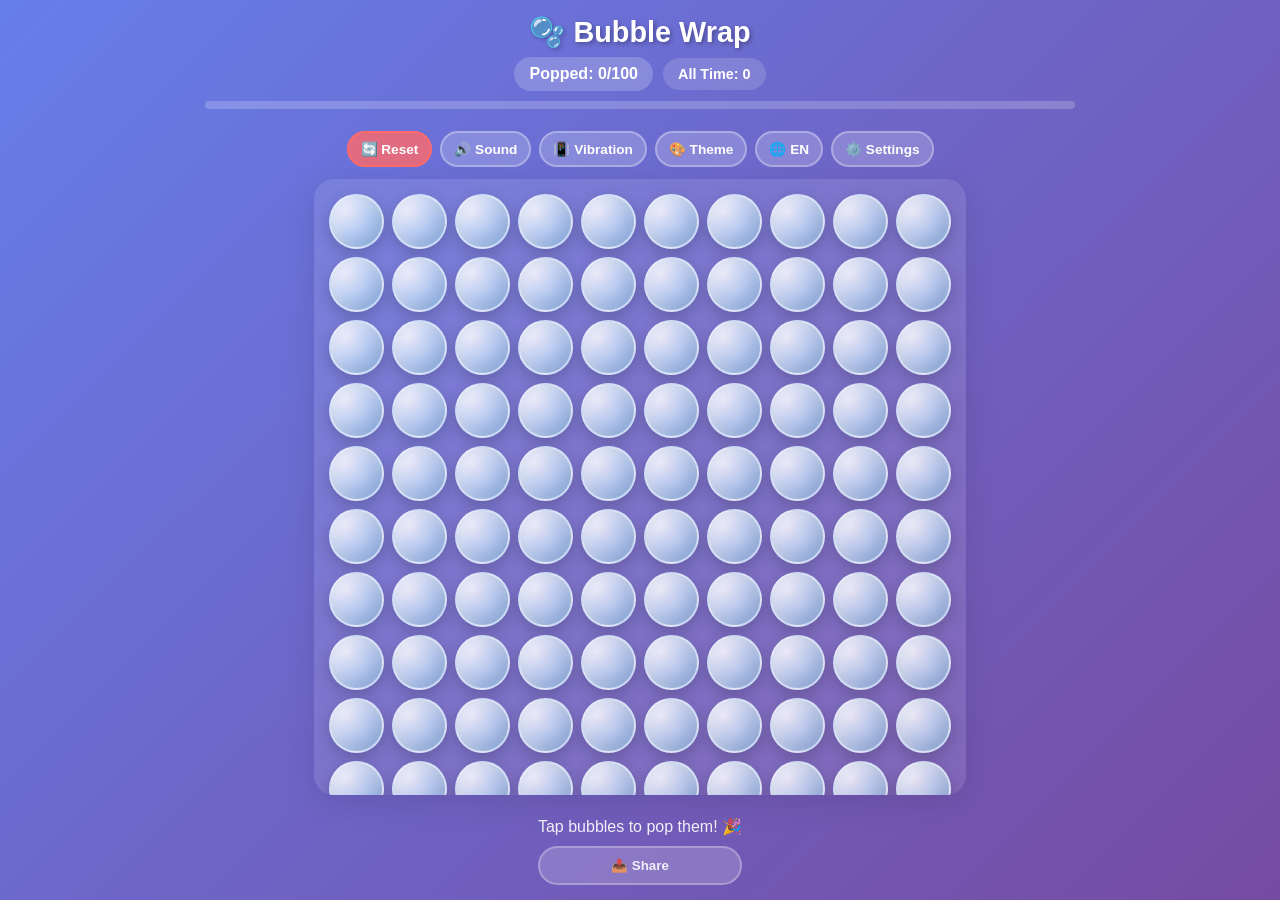
<file: index.html>
<!DOCTYPE html>
<html lang="en">
<head>
    <meta charset="UTF-8">
    <meta name="viewport" content="width=device-width, initial-scale=1.0, maximum-scale=1.0, user-scalable=no">
    <meta name="apple-mobile-web-app-capable" content="yes">
    <meta name="apple-mobile-web-app-status-bar-style" content="black-translucent">
    <meta name="apple-mobile-web-app-title" content="Bubble Wrap">
    <meta name="description" content="Pop bubbles and relax! A satisfying bubble wrap popping game for iPhone and all devices.">
    <meta name="theme-color" content="#667eea">

    <title>Bubble Wrap - Pop & Relax</title>

    <!-- PWA Manifest -->
    <link rel="manifest" href="manifest.json">

    <!-- Favicon and Apple Touch Icons -->
    <link rel="icon" type="image/png" sizes="192x192" href="icon-192.png">
    <link rel="apple-touch-icon" href="icon-192.png">

    <link rel="stylesheet" href="style.css">
</head>
<body>
    <!-- Install Prompt -->
    <div id="installPrompt" class="install-prompt hidden">
        <div class="install-content">
            <span class="install-icon">📱</span>
            <div class="install-text">
                <strong data-i18n="installTitle">Install Bubble Wrap</strong>
                <p data-i18n="installDesc">Add to home screen for the best experience!</p>
            </div>
            <button id="installBtn" class="install-btn" data-i18n="installBtn">Install</button>
            <button id="dismissInstall" class="dismiss-btn">✕</button>
        </div>
    </div>

    <div class="container">
        <!-- Header -->
        <div class="header">
            <h1 data-i18n="title">🫧 Bubble Wrap</h1>

            <!-- Stats -->
            <div class="stats">
                <span class="counter"><span data-i18n="popped">Popped</span>: <span id="popCount">0</span>/<span id="totalCount">0</span></span>
                <span class="lifetime-counter"><span data-i18n="allTime">All Time</span>: <span id="lifetimeCount">0</span></span>
            </div>

            <!-- Progress Bar -->
            <div class="progress-container">
                <div id="progressBar" class="progress-bar"></div>
            </div>

            <!-- Timer (for challenge mode) -->
            <div id="timerDisplay" class="timer hidden">
                <span data-i18n="time">Time</span>: <span id="timerValue">30</span>s
            </div>
        </div>

        <!-- Controls -->
        <div class="controls">
            <button id="resetBtn" class="control-btn reset-btn" data-i18n="reset">🔄 Reset</button>
            <button id="soundToggle" class="control-btn" data-i18n="sound">🔊 Sound</button>
            <button id="vibrationToggle" class="control-btn" data-i18n="vibration">📳 Vibration</button>
            <button id="themeBtn" class="control-btn" data-i18n="theme">🎨 Theme</button>
            <button id="languageBtn" class="control-btn" data-i18n="language">🌐 EN</button>
            <button id="settingsBtn" class="control-btn" data-i18n="settings">⚙️ Settings</button>
        </div>

        <!-- Bubble Grid -->
        <div id="bubbleGrid" class="bubble-grid"></div>

        <!-- Footer -->
        <div class="footer">
            <p id="footerText" data-i18n="footerClassic">Tap bubbles to pop them! 🎉</p>
            <button id="shareBtn" class="share-btn" data-i18n="share">📤 Share</button>
        </div>
    </div>

    <!-- Settings Modal -->
    <div id="settingsModal" class="modal hidden">
        <div class="modal-content">
            <div class="modal-header">
                <h2 data-i18n="settingsTitle">⚙️ Settings</h2>
                <button id="closeSettings" class="close-btn">✕</button>
            </div>

            <div class="modal-body">
                <!-- Theme Selection -->
                <div class="setting-group">
                    <h3 data-i18n="themeSection">🎨 Theme</h3>
                    <div class="theme-buttons">
                        <button class="theme-btn" data-theme="purple" data-i18n="themePurple">Purple</button>
                        <button class="theme-btn" data-theme="ocean" data-i18n="themeOcean">Ocean</button>
                        <button class="theme-btn" data-theme="sunset" data-i18n="themeSunset">Sunset</button>
                        <button class="theme-btn" data-theme="forest" data-i18n="themeForest">Forest</button>
                        <button class="theme-btn" data-theme="dark" data-i18n="themeDark">Dark</button>
                    </div>
                </div>

                <!-- Bubble Size -->
                <div class="setting-group">
                    <h3 data-i18n="sizeSection">📏 Bubble Size</h3>
                    <div class="size-buttons">
                        <button class="size-btn" data-size="small" data-i18n="sizeSmall">Small</button>
                        <button class="size-btn" data-size="medium" data-i18n="sizeMedium">Medium</button>
                        <button class="size-btn" data-size="large" data-i18n="sizeLarge">Large</button>
                    </div>
                </div>

                <!-- Game Mode -->
                <div class="setting-group">
                    <h3 data-i18n="modeSection">🎮 Game Mode</h3>
                    <div class="mode-buttons">
                        <button class="mode-btn" data-mode="classic" data-i18n="modeClassic">Classic</button>
                        <button class="mode-btn" data-mode="timed" data-i18n="modeTimed">Timed (30s)</button>
                        <button class="mode-btn" data-mode="endless" data-i18n="modeEndless">Endless</button>
                    </div>
                </div>

                <!-- Statistics -->
                <div class="setting-group">
                    <h3 data-i18n="statsSection">📊 Statistics</h3>
                    <div class="stats-display">
                        <p><span data-i18n="totalPops">Total Pops</span>: <strong id="totalPops">0</strong></p>
                        <p><span data-i18n="gamesCompleted">Games Completed</span>: <strong id="gamesCompleted">0</strong></p>
                        <p><span data-i18n="bestTime">Best Time</span>: <strong id="bestTime">--</strong></p>
                        <button id="clearStats" class="clear-stats-btn" data-i18n="clearStats">Clear Stats</button>
                    </div>
                </div>

                <!-- Audio/Vibration -->
                <div class="setting-group">
                    <h3 data-i18n="prefsSection">🔊 Preferences</h3>
                    <label class="toggle-label">
                        <input type="checkbox" id="soundEnabled" checked>
                        <span data-i18n="soundEffects">Sound Effects</span>
                    </label>
                    <label class="toggle-label">
                        <input type="checkbox" id="vibrationEnabled" checked>
                        <span data-i18n="vibrationPref">Vibration</span>
                    </label>
                    <label class="toggle-label">
                        <input type="checkbox" id="comboEnabled" checked>
                        <span data-i18n="comboMessages">Combo Messages</span>
                    </label>
                </div>
            </div>
        </div>
    </div>

    <!-- Confetti Canvas -->
    <canvas id="confettiCanvas"></canvas>

    <script src="game.js"></script>
</body>
</html>
</file>
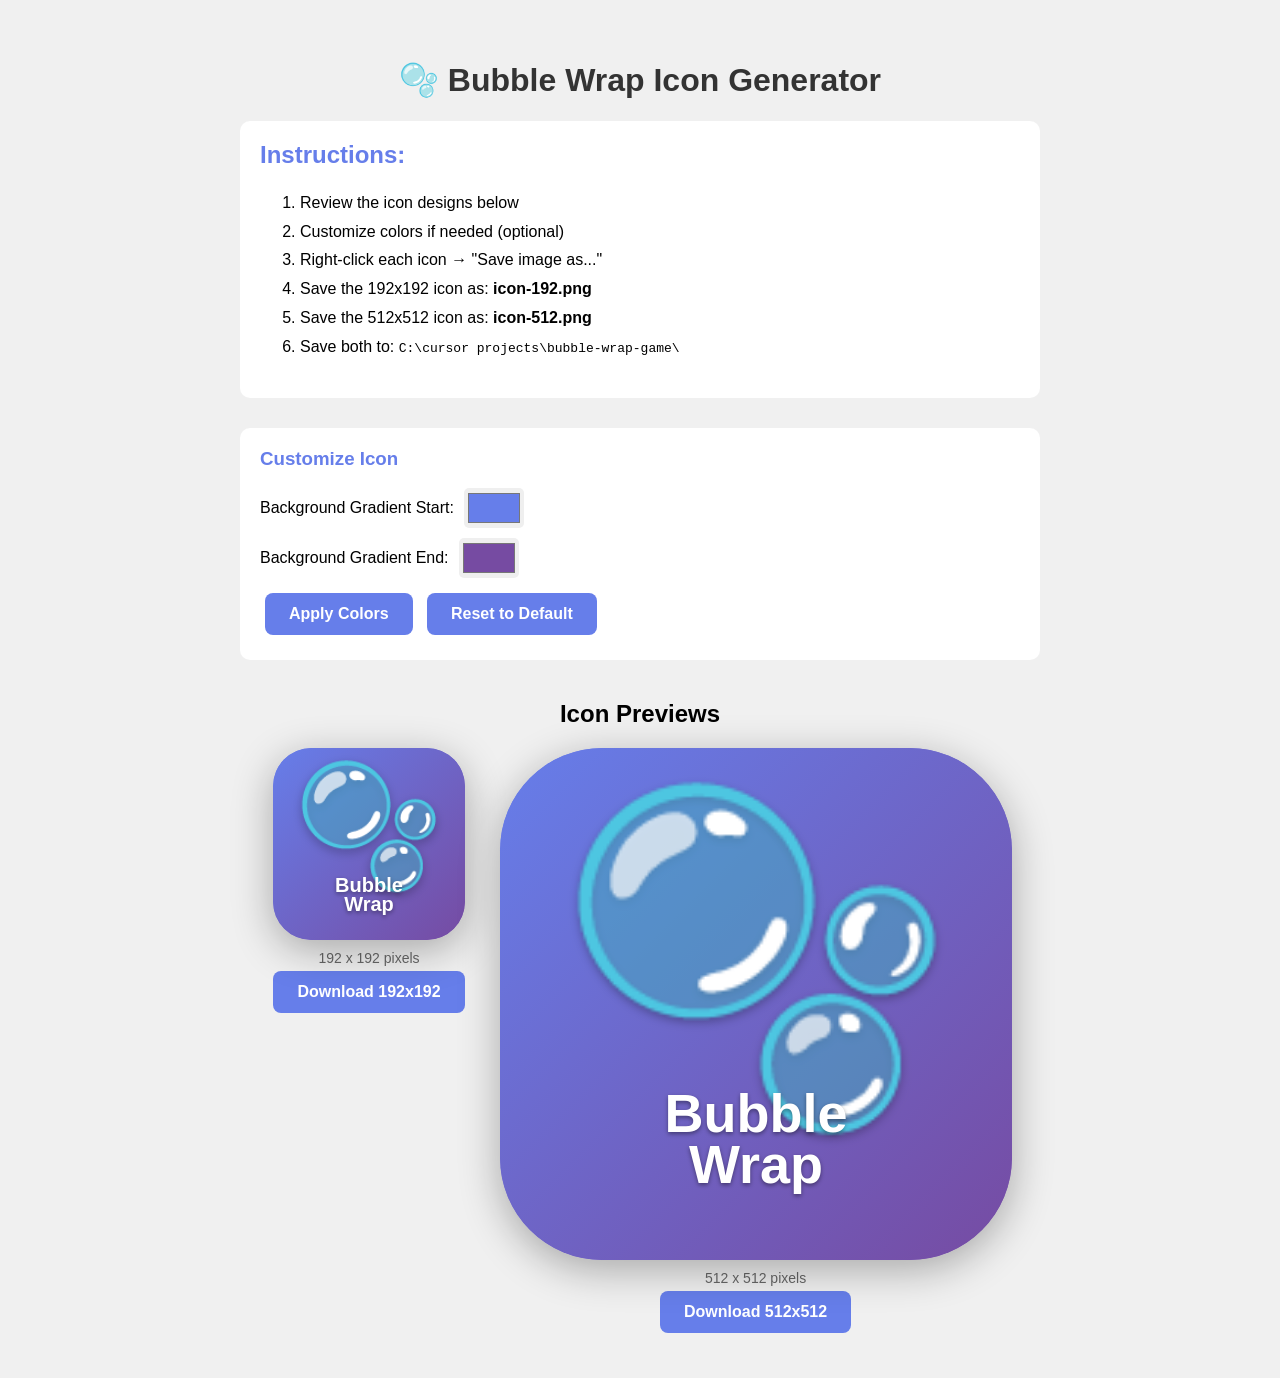
<file: icon-generator.html>
<!DOCTYPE html>
<html lang="en">
<head>
    <meta charset="UTF-8">
    <meta name="viewport" content="width=device-width, initial-scale=1.0">
    <title>Bubble Wrap Icon Generator</title>
    <style>
        body {
            margin: 0;
            padding: 40px;
            background: #f0f0f0;
            font-family: Arial, sans-serif;
        }

        .container {
            max-width: 800px;
            margin: 0 auto;
        }

        h1 {
            text-align: center;
            color: #333;
        }

        .instructions {
            background: white;
            padding: 20px;
            border-radius: 10px;
            margin-bottom: 30px;
        }

        .instructions h2 {
            margin-top: 0;
            color: #667eea;
        }

        .instructions ol {
            line-height: 1.8;
        }

        .icon-preview {
            display: flex;
            gap: 30px;
            justify-content: center;
            flex-wrap: wrap;
        }

        .icon-box {
            text-align: center;
        }

        .icon {
            display: flex;
            align-items: center;
            justify-content: center;
            background: linear-gradient(135deg, #667eea 0%, #764ba2 100%);
            border-radius: 20%;
            box-shadow: 0 10px 40px rgba(0, 0, 0, 0.3);
            margin: 0 auto 10px;
            position: relative;
        }

        .icon-192 {
            width: 192px;
            height: 192px;
        }

        .icon-512 {
            width: 512px;
            height: 512px;
        }

        .icon-content {
            text-align: center;
        }

        .bubble-emoji {
            font-size: 120px;
            line-height: 1;
            text-shadow: 0 4px 8px rgba(0, 0, 0, 0.2);
        }

        .bubble-emoji-large {
            font-size: 320px;
        }

        .icon-text {
            color: white;
            font-weight: bold;
            font-size: 24px;
            margin-top: 8px;
            text-shadow: 0 2px 4px rgba(0, 0, 0, 0.3);
        }

        .icon-text-large {
            font-size: 64px;
            margin-top: 20px;
        }

        .label {
            font-size: 14px;
            color: #666;
            margin-top: 10px;
        }

        .controls {
            background: white;
            padding: 20px;
            border-radius: 10px;
            margin-top: 30px;
        }

        .controls h3 {
            margin-top: 0;
            color: #667eea;
        }

        button {
            background: #667eea;
            color: white;
            border: none;
            padding: 12px 24px;
            border-radius: 8px;
            cursor: pointer;
            font-size: 16px;
            margin: 5px;
            font-weight: bold;
        }

        button:hover {
            background: #5568d3;
        }

        input[type="color"] {
            width: 60px;
            height: 40px;
            border: none;
            border-radius: 5px;
            cursor: pointer;
        }

        .color-control {
            display: flex;
            align-items: center;
            gap: 10px;
            margin: 10px 0;
        }

        #download-section {
            display: none;
            background: #e8f5e9;
            padding: 20px;
            border-radius: 10px;
            margin-top: 20px;
        }

        #download-section.show {
            display: block;
        }
    </style>
</head>
<body>
    <div class="container">
        <h1>🫧 Bubble Wrap Icon Generator</h1>

        <div class="instructions">
            <h2>Instructions:</h2>
            <ol>
                <li>Review the icon designs below</li>
                <li>Customize colors if needed (optional)</li>
                <li>Right-click each icon → "Save image as..."</li>
                <li>Save the 192x192 icon as: <strong>icon-192.png</strong></li>
                <li>Save the 512x512 icon as: <strong>icon-512.png</strong></li>
                <li>Save both to: <code>C:\cursor projects\bubble-wrap-game\</code></li>
            </ol>
        </div>

        <div class="controls">
            <h3>Customize Icon</h3>
            <div class="color-control">
                <label>Background Gradient Start:</label>
                <input type="color" id="color1" value="#667eea">
            </div>
            <div class="color-control">
                <label>Background Gradient End:</label>
                <input type="color" id="color2" value="#764ba2">
            </div>
            <button onclick="updateColors()">Apply Colors</button>
            <button onclick="resetColors()">Reset to Default</button>
        </div>

        <h2 style="text-align: center; margin-top: 40px;">Icon Previews</h2>

        <div class="icon-preview">
            <!-- 192x192 Icon -->
            <div class="icon-box">
                <canvas id="canvas-192" class="icon icon-192"></canvas>
                <div class="label">192 x 192 pixels</div>
                <button onclick="downloadIcon(192)">Download 192x192</button>
            </div>

            <!-- 512x512 Icon -->
            <div class="icon-box">
                <canvas id="canvas-512" class="icon icon-512"></canvas>
                <div class="label">512 x 512 pixels</div>
                <button onclick="downloadIcon(512)">Download 512x512</button>
            </div>
        </div>

        <div id="download-section">
            <h3>✅ Icons Ready!</h3>
            <p>Your icons have been downloaded. Make sure to:</p>
            <ul>
                <li>Save <strong>icon-192.png</strong> in the bubble-wrap-game folder</li>
                <li>Save <strong>icon-512.png</strong> in the bubble-wrap-game folder</li>
            </ul>
        </div>
    </div>

    <script>
        let color1 = '#667eea';
        let color2 = '#764ba2';

        function drawIcon(size) {
            const canvas = document.getElementById(`canvas-${size}`);
            const ctx = canvas.getContext('2d');

            // Set canvas dimensions
            canvas.width = size;
            canvas.height = size;

            // Create gradient background
            const gradient = ctx.createLinearGradient(0, 0, size, size);
            gradient.addColorStop(0, color1);
            gradient.addColorStop(1, color2);

            // Draw rounded rectangle background
            const radius = size * 0.2;
            ctx.fillStyle = gradient;
            ctx.beginPath();
            ctx.moveTo(radius, 0);
            ctx.lineTo(size - radius, 0);
            ctx.quadraticCurveTo(size, 0, size, radius);
            ctx.lineTo(size, size - radius);
            ctx.quadraticCurveTo(size, size, size - radius, size);
            ctx.lineTo(radius, size);
            ctx.quadraticCurveTo(0, size, 0, size - radius);
            ctx.lineTo(0, radius);
            ctx.quadraticCurveTo(0, 0, radius, 0);
            ctx.closePath();
            ctx.fill();

            // Draw bubble emoji
            const fontSize = size === 192 ? 120 : 320;
            ctx.font = `${fontSize}px Arial`;
            ctx.textAlign = 'center';
            ctx.textBaseline = 'middle';

            // Add text shadow
            ctx.shadowColor = 'rgba(0, 0, 0, 0.3)';
            ctx.shadowBlur = 10;
            ctx.shadowOffsetX = 0;
            ctx.shadowOffsetY = 4;

            ctx.fillStyle = 'white';
            ctx.fillText('🫧', size / 2, size / 2 - size * 0.05);

            // Reset shadow
            ctx.shadowColor = 'transparent';
            ctx.shadowBlur = 0;
            ctx.shadowOffsetX = 0;
            ctx.shadowOffsetY = 0;

            // Draw text "Bubble Wrap"
            const textSize = size === 192 ? 20 : 54;
            ctx.font = `bold ${textSize}px Arial`;
            ctx.shadowColor = 'rgba(0, 0, 0, 0.4)';
            ctx.shadowBlur = 4;
            ctx.shadowOffsetY = 2;
            ctx.fillStyle = 'white';
            ctx.fillText('Bubble', size / 2, size / 2 + size * 0.22);
            ctx.fillText('Wrap', size / 2, size / 2 + size * 0.32);
        }

        function updateColors() {
            color1 = document.getElementById('color1').value;
            color2 = document.getElementById('color2').value;
            drawIcon(192);
            drawIcon(512);
        }

        function resetColors() {
            color1 = '#667eea';
            color2 = '#764ba2';
            document.getElementById('color1').value = color1;
            document.getElementById('color2').value = color2;
            drawIcon(192);
            drawIcon(512);
        }

        function downloadIcon(size) {
            const canvas = document.getElementById(`canvas-${size}`);
            const link = document.createElement('a');
            link.download = `icon-${size}.png`;
            link.href = canvas.toDataURL('image/png');
            link.click();

            document.getElementById('download-section').classList.add('show');
        }

        // Initialize icons on page load
        window.onload = function() {
            drawIcon(192);
            drawIcon(512);
        };
    </script>
</body>
</html>
</file>
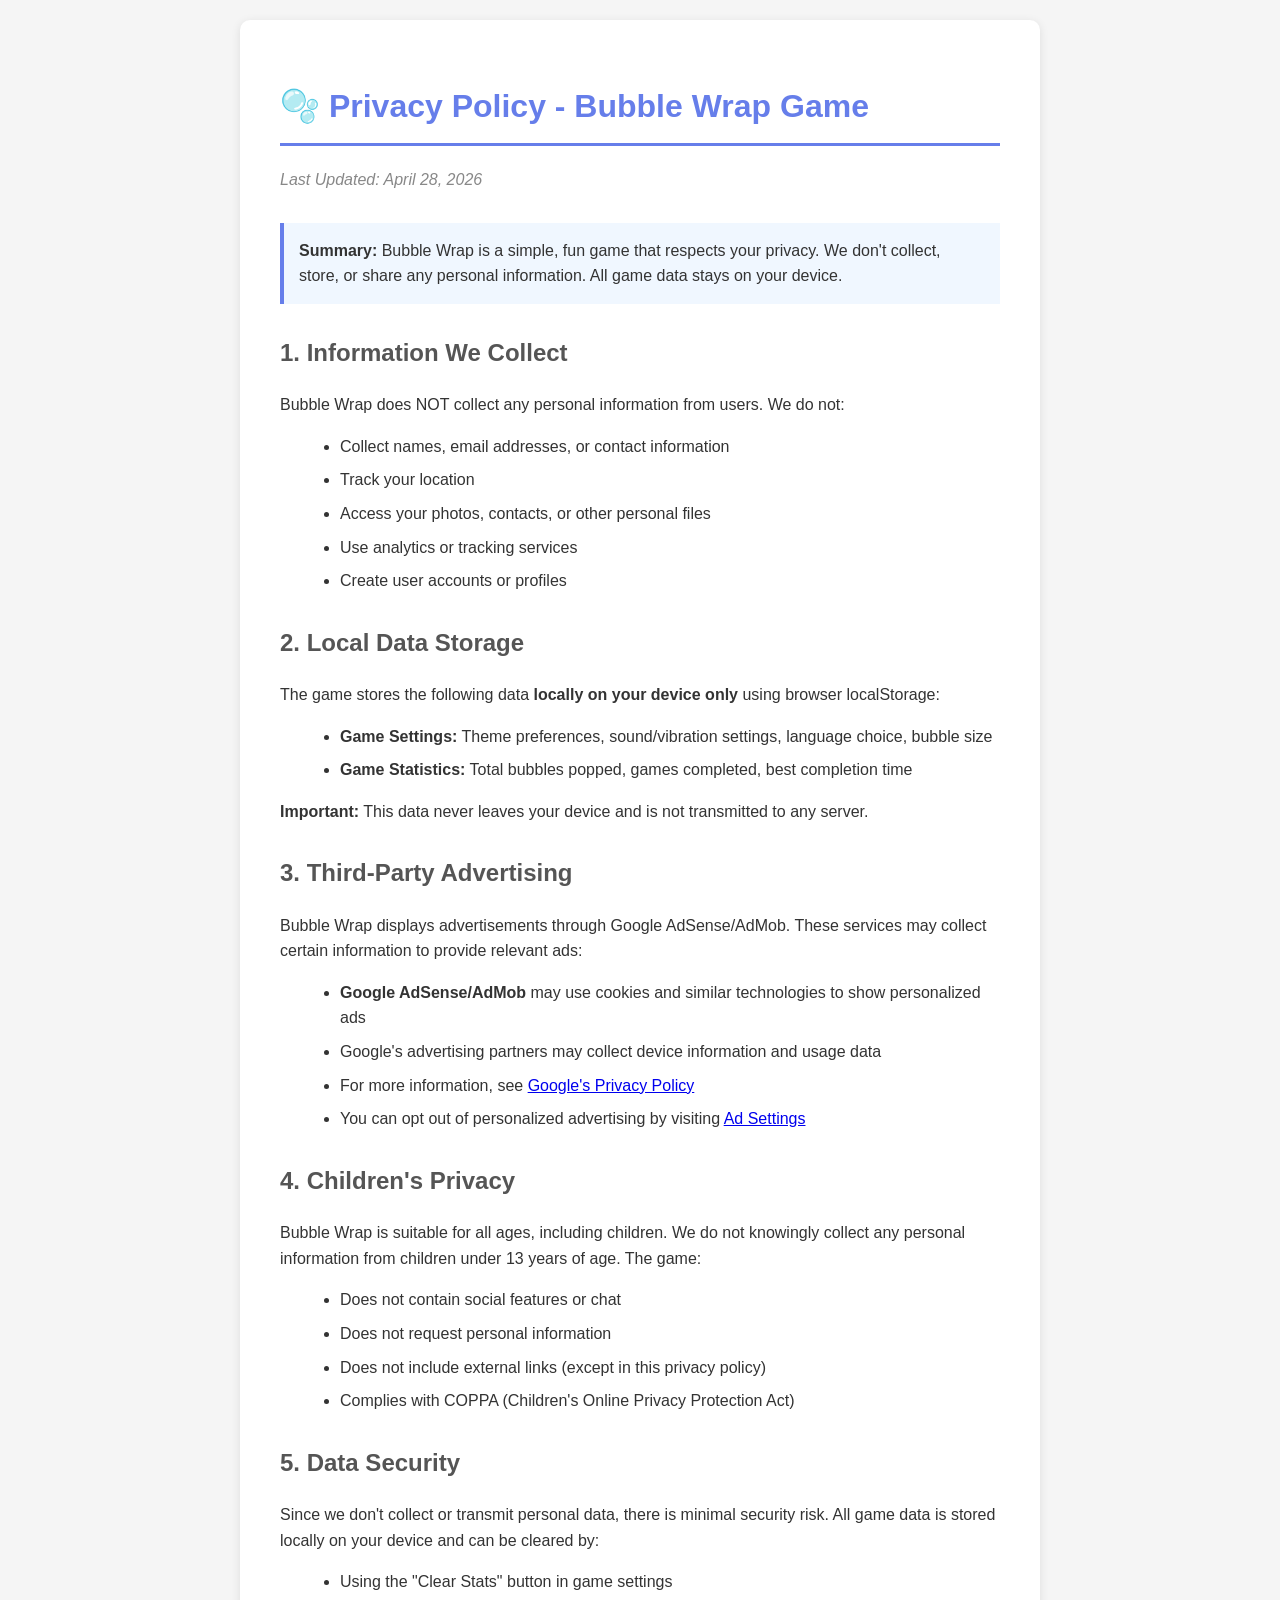
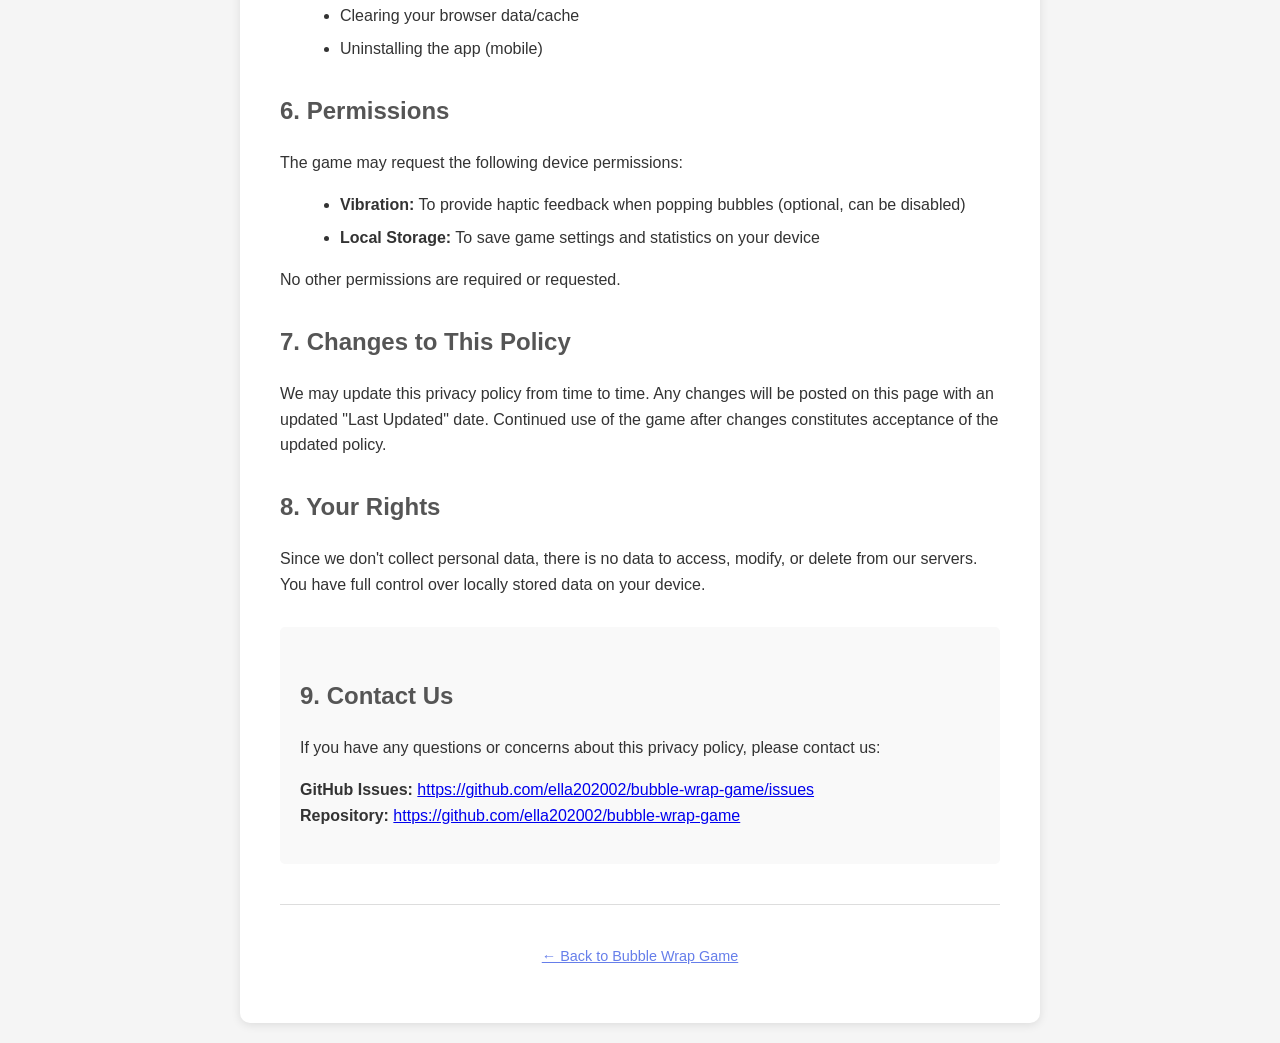
<file: privacy-policy.html>
<!DOCTYPE html>
<html lang="en">
<head>
    <meta charset="UTF-8">
    <meta name="viewport" content="width=device-width, initial-scale=1.0">
    <title>Privacy Policy - Bubble Wrap Game</title>
    <style>
        body {
            font-family: -apple-system, BlinkMacSystemFont, 'Segoe UI', Roboto, Oxygen, Ubuntu, Cantarell, sans-serif;
            line-height: 1.6;
            max-width: 800px;
            margin: 0 auto;
            padding: 20px;
            color: #333;
            background: #f5f5f5;
        }
        .container {
            background: white;
            padding: 40px;
            border-radius: 10px;
            box-shadow: 0 2px 10px rgba(0,0,0,0.1);
        }
        h1 {
            color: #667eea;
            border-bottom: 3px solid #667eea;
            padding-bottom: 10px;
        }
        h2 {
            color: #555;
            margin-top: 30px;
        }
        .last-updated {
            color: #888;
            font-style: italic;
            margin-bottom: 30px;
        }
        .section {
            margin-bottom: 25px;
        }
        ul {
            margin-left: 20px;
        }
        li {
            margin-bottom: 8px;
        }
        .highlight {
            background: #f0f7ff;
            padding: 15px;
            border-left: 4px solid #667eea;
            margin: 20px 0;
        }
        .contact {
            background: #f9f9f9;
            padding: 20px;
            border-radius: 5px;
            margin-top: 30px;
        }
    </style>
</head>
<body>
    <div class="container">
        <h1>🫧 Privacy Policy - Bubble Wrap Game</h1>
        <p class="last-updated">Last Updated: April 28, 2026</p>

        <div class="highlight">
            <strong>Summary:</strong> Bubble Wrap is a simple, fun game that respects your privacy. We don't collect, store, or share any personal information. All game data stays on your device.
        </div>

        <div class="section">
            <h2>1. Information We Collect</h2>
            <p>Bubble Wrap does NOT collect any personal information from users. We do not:</p>
            <ul>
                <li>Collect names, email addresses, or contact information</li>
                <li>Track your location</li>
                <li>Access your photos, contacts, or other personal files</li>
                <li>Use analytics or tracking services</li>
                <li>Create user accounts or profiles</li>
            </ul>
        </div>

        <div class="section">
            <h2>2. Local Data Storage</h2>
            <p>The game stores the following data <strong>locally on your device only</strong> using browser localStorage:</p>
            <ul>
                <li><strong>Game Settings:</strong> Theme preferences, sound/vibration settings, language choice, bubble size</li>
                <li><strong>Game Statistics:</strong> Total bubbles popped, games completed, best completion time</li>
            </ul>
            <p><strong>Important:</strong> This data never leaves your device and is not transmitted to any server.</p>
        </div>

        <div class="section">
            <h2>3. Third-Party Advertising</h2>
            <p>Bubble Wrap displays advertisements through Google AdSense/AdMob. These services may collect certain information to provide relevant ads:</p>
            <ul>
                <li><strong>Google AdSense/AdMob</strong> may use cookies and similar technologies to show personalized ads</li>
                <li>Google's advertising partners may collect device information and usage data</li>
                <li>For more information, see <a href="https://policies.google.com/privacy" target="_blank">Google's Privacy Policy</a></li>
                <li>You can opt out of personalized advertising by visiting <a href="https://www.google.com/settings/ads" target="_blank">Ad Settings</a></li>
            </ul>
        </div>

        <div class="section">
            <h2>4. Children's Privacy</h2>
            <p>Bubble Wrap is suitable for all ages, including children. We do not knowingly collect any personal information from children under 13 years of age. The game:</p>
            <ul>
                <li>Does not contain social features or chat</li>
                <li>Does not request personal information</li>
                <li>Does not include external links (except in this privacy policy)</li>
                <li>Complies with COPPA (Children's Online Privacy Protection Act)</li>
            </ul>
        </div>

        <div class="section">
            <h2>5. Data Security</h2>
            <p>Since we don't collect or transmit personal data, there is minimal security risk. All game data is stored locally on your device and can be cleared by:</p>
            <ul>
                <li>Using the "Clear Stats" button in game settings</li>
                <li>Clearing your browser data/cache</li>
                <li>Uninstalling the app (mobile)</li>
            </ul>
        </div>

        <div class="section">
            <h2>6. Permissions</h2>
            <p>The game may request the following device permissions:</p>
            <ul>
                <li><strong>Vibration:</strong> To provide haptic feedback when popping bubbles (optional, can be disabled)</li>
                <li><strong>Local Storage:</strong> To save game settings and statistics on your device</li>
            </ul>
            <p>No other permissions are required or requested.</p>
        </div>

        <div class="section">
            <h2>7. Changes to This Policy</h2>
            <p>We may update this privacy policy from time to time. Any changes will be posted on this page with an updated "Last Updated" date. Continued use of the game after changes constitutes acceptance of the updated policy.</p>
        </div>

        <div class="section">
            <h2>8. Your Rights</h2>
            <p>Since we don't collect personal data, there is no data to access, modify, or delete from our servers. You have full control over locally stored data on your device.</p>
        </div>

        <div class="contact">
            <h2>9. Contact Us</h2>
            <p>If you have any questions or concerns about this privacy policy, please contact us:</p>
            <p>
                <strong>GitHub Issues:</strong> <a href="https://github.com/ella202002/bubble-wrap-game/issues" target="_blank">https://github.com/ella202002/bubble-wrap-game/issues</a><br>
                <strong>Repository:</strong> <a href="https://github.com/ella202002/bubble-wrap-game" target="_blank">https://github.com/ella202002/bubble-wrap-game</a>
            </p>
        </div>

        <hr style="margin: 40px 0; border: none; border-top: 1px solid #ddd;">

        <p style="text-align: center; color: #888; font-size: 0.9em;">
            <a href="https://ella202002.github.io/bubble-wrap-game/" style="color: #667eea;">← Back to Bubble Wrap Game</a>
        </p>
    </div>
</body>
</html>
</file>
<file: style.css>
* {
    margin: 0;
    padding: 0;
    box-sizing: border-box;
    -webkit-tap-highlight-color: transparent;
}

:root {
    --primary-color: #667eea;
    --secondary-color: #764ba2;
    --bubble-color-1: rgba(255, 255, 255, 0.8);
    --bubble-color-2: rgba(135, 206, 250, 0.6);
    --text-color: white;
}

/* Theme Colors */
body[data-theme="purple"] {
    --primary-color: #667eea;
    --secondary-color: #764ba2;
    --bubble-color-1: rgba(255, 255, 255, 0.8);
    --bubble-color-2: rgba(135, 206, 250, 0.6);
}

body[data-theme="ocean"] {
    --primary-color: #0093E9;
    --secondary-color: #80D0C7;
    --bubble-color-1: rgba(255, 255, 255, 0.8);
    --bubble-color-2: rgba(64, 224, 208, 0.6);
}

body[data-theme="sunset"] {
    --primary-color: #FA709A;
    --secondary-color: #FEE140;
    --bubble-color-1: rgba(255, 255, 255, 0.8);
    --bubble-color-2: rgba(255, 165, 0, 0.6);
}

body[data-theme="forest"] {
    --primary-color: #11998e;
    --secondary-color: #38ef7d;
    --bubble-color-1: rgba(255, 255, 255, 0.8);
    --bubble-color-2: rgba(144, 238, 144, 0.6);
}

body[data-theme="dark"] {
    --primary-color: #2c3e50;
    --secondary-color: #4ca1af;
    --bubble-color-1: rgba(255, 255, 255, 0.6);
    --bubble-color-2: rgba(100, 149, 237, 0.4);
    --text-color: #ecf0f1;
}

body {
    font-family: -apple-system, BlinkMacSystemFont, 'Segoe UI', Roboto, sans-serif;
    background: linear-gradient(135deg, var(--primary-color) 0%, var(--secondary-color) 100%);
    min-height: 100vh;
    display: flex;
    justify-content: center;
    align-items: center;
    overflow-x: hidden;
    touch-action: manipulation;
    transition: background 0.5s ease;
}

.container {
    width: 100%;
    max-width: 900px;
    padding: 15px;
    display: flex;
    flex-direction: column;
    align-items: center;
    gap: 12px;
    max-height: 100vh;
    overflow: hidden;
}

.header {
    text-align: center;
    color: var(--text-color);
    width: 100%;
}

.header h1 {
    font-size: 1.8em;
    margin-bottom: 8px;
    text-shadow: 2px 2px 4px rgba(0, 0, 0, 0.3);
    animation: fadeIn 0.5s ease-out;
}

.stats {
    display: flex;
    justify-content: center;
    align-items: center;
    gap: 10px;
    flex-wrap: wrap;
    margin-bottom: 10px;
}

.counter, .lifetime-counter {
    font-size: 1em;
    font-weight: bold;
    background: rgba(255, 255, 255, 0.2);
    padding: 8px 15px;
    border-radius: 20px;
    backdrop-filter: blur(10px);
}

.lifetime-counter {
    font-size: 0.9em;
    background: rgba(255, 255, 255, 0.15);
}

/* Progress Bar */
.progress-container {
    width: 100%;
    height: 8px;
    background: rgba(255, 255, 255, 0.2);
    border-radius: 10px;
    overflow: hidden;
    margin: 10px 0;
}

.progress-bar {
    height: 100%;
    background: linear-gradient(90deg, #4CAF50, #8BC34A);
    width: 0%;
    transition: width 0.3s ease;
    border-radius: 10px;
}

/* Timer */
.timer {
    font-size: 1.3em;
    font-weight: bold;
    color: var(--text-color);
    background: rgba(255, 107, 107, 0.3);
    padding: 10px 20px;
    border-radius: 20px;
    margin-top: 10px;
    animation: pulse 1s infinite;
}

.timer.warning {
    background: rgba(255, 0, 0, 0.5);
    animation: pulse 0.5s infinite;
}

/* Controls */
.controls {
    display: flex;
    gap: 8px;
    flex-wrap: wrap;
    justify-content: center;
    width: 100%;
}

.control-btn {
    font-size: 0.85em;
    padding: 8px 12px;
    background: rgba(255, 255, 255, 0.2);
    color: var(--text-color);
    border: 2px solid rgba(255, 255, 255, 0.3);
    border-radius: 20px;
    cursor: pointer;
    font-weight: bold;
    transition: all 0.3s ease;
    backdrop-filter: blur(10px);
}

.control-btn:hover {
    background: rgba(255, 255, 255, 0.3);
    transform: scale(1.05);
}

.control-btn:active {
    transform: scale(0.95);
}

.control-btn.disabled {
    opacity: 0.5;
    text-decoration: line-through;
}

.reset-btn {
    background: rgba(255, 107, 107, 0.8);
    border-color: rgba(255, 107, 107, 1);
}

/* Bubble Grid */
.bubble-grid {
    display: grid;
    grid-template-columns: repeat(10, 55px);
    grid-template-rows: repeat(6, 55px);
    gap: 8px;
    justify-content: center;
    align-content: start;
    background: rgba(255, 255, 255, 0.1);
    padding: 15px;
    border-radius: 20px;
    backdrop-filter: blur(10px);
    box-shadow: 0 8px 32px rgba(0, 0, 0, 0.1);
    overflow: hidden;
    animation: slideUp 0.5s ease-out;
    width: fit-content;
    margin: 0 auto;
}

body[data-size="small"] .bubble-grid {
    gap: 4px;
    padding: 12px;
}

body[data-size="large"] .bubble-grid {
    gap: 10px;
    padding: 15px;
}

.bubble {
    width: 55px;
    height: 55px;
    border-radius: 50%;
    background: radial-gradient(circle at 30% 30%, var(--bubble-color-1), var(--bubble-color-2));
    border: 2px solid rgba(255, 255, 255, 0.5);
    box-shadow:
        inset -5px -5px 15px rgba(0, 0, 0, 0.1),
        inset 5px 5px 15px rgba(255, 255, 255, 0.5),
        0 5px 15px rgba(0, 0, 0, 0.2);
    cursor: pointer;
    transition: all 0.1s ease;
    position: relative;
    user-select: none;
    animation: bubbleInflate 0.4s ease-out;
}

body[data-size="small"] .bubble {
    width: 42px;
    height: 42px;
}

body[data-size="large"] .bubble {
    width: 65px;
    height: 65px;
}

@keyframes bubbleInflate {
    0% {
        transform: scale(0);
        opacity: 0;
    }
    50% {
        transform: scale(1.1);
    }
    100% {
        transform: scale(1);
        opacity: 1;
    }
}

.bubble:hover {
    transform: scale(1.05);
}

.bubble:active {
    transform: scale(0.95);
}

.bubble.popped {
    background: radial-gradient(circle at 50% 50%, rgba(100, 100, 100, 0.2), rgba(80, 80, 80, 0.3));
    box-shadow: inset 0 0 10px rgba(0, 0, 0, 0.3);
    border: 2px solid rgba(100, 100, 100, 0.3);
    animation: pop 0.3s ease-out;
    cursor: default;
    pointer-events: none;
}

@keyframes pop {
    0% {
        transform: scale(1);
    }
    50% {
        transform: scale(1.2);
        box-shadow: 0 0 20px rgba(255, 255, 255, 0.8);
    }
    100% {
        transform: scale(0.9);
    }
}

/* Footer */
.footer {
    color: var(--text-color);
    text-align: center;
    font-size: 1em;
    margin-top: 10px;
    opacity: 0.9;
    display: flex;
    flex-direction: column;
    gap: 10px;
}

.share-btn {
    padding: 10px 20px;
    background: rgba(255, 255, 255, 0.2);
    color: var(--text-color);
    border: 2px solid rgba(255, 255, 255, 0.3);
    border-radius: 20px;
    cursor: pointer;
    font-weight: bold;
    transition: all 0.3s ease;
    backdrop-filter: blur(10px);
}

.share-btn:hover {
    background: rgba(255, 255, 255, 0.3);
    transform: scale(1.05);
}

/* Modal */
.modal {
    position: fixed;
    top: 0;
    left: 0;
    width: 100%;
    height: 100%;
    background: rgba(0, 0, 0, 0.7);
    display: flex;
    justify-content: center;
    align-items: center;
    z-index: 1000;
    animation: fadeIn 0.3s ease-out;
}

.modal.hidden {
    display: none;
}

.modal-content {
    background: white;
    border-radius: 20px;
    padding: 0;
    width: 90%;
    max-width: 500px;
    max-height: 80vh;
    overflow-y: auto;
    box-shadow: 0 10px 50px rgba(0, 0, 0, 0.5);
    animation: slideUp 0.3s ease-out;
}

.modal-header {
    display: flex;
    justify-content: space-between;
    align-items: center;
    padding: 20px;
    border-bottom: 2px solid #f0f0f0;
    position: sticky;
    top: 0;
    background: white;
    z-index: 1;
}

.modal-header h2 {
    margin: 0;
    color: #333;
}

.close-btn {
    background: none;
    border: none;
    font-size: 1.5em;
    cursor: pointer;
    color: #999;
    transition: color 0.3s;
}

.close-btn:hover {
    color: #333;
}

.modal-body {
    padding: 20px;
}

.setting-group {
    margin-bottom: 25px;
}

.setting-group h3 {
    color: #333;
    margin-bottom: 15px;
    font-size: 1.1em;
}

.theme-buttons, .size-buttons, .mode-buttons {
    display: flex;
    gap: 10px;
    flex-wrap: wrap;
}

.theme-btn, .size-btn, .mode-btn {
    padding: 10px 20px;
    border: 2px solid #ddd;
    background: white;
    border-radius: 15px;
    cursor: pointer;
    font-weight: bold;
    transition: all 0.3s;
    color: #333;
}

.theme-btn:hover, .size-btn:hover, .mode-btn:hover {
    border-color: var(--primary-color);
    transform: scale(1.05);
}

.theme-btn.active, .size-btn.active, .mode-btn.active {
    background: var(--primary-color);
    color: white;
    border-color: var(--primary-color);
}

.stats-display {
    background: #f8f8f8;
    padding: 15px;
    border-radius: 10px;
}

.stats-display p {
    margin: 8px 0;
    color: #333;
}

.clear-stats-btn {
    margin-top: 10px;
    padding: 8px 15px;
    background: #ff6b6b;
    color: white;
    border: none;
    border-radius: 10px;
    cursor: pointer;
    font-weight: bold;
}

.toggle-label {
    display: flex;
    align-items: center;
    gap: 10px;
    margin: 10px 0;
    color: #333;
    cursor: pointer;
}

.toggle-label input[type="checkbox"] {
    width: 20px;
    height: 20px;
    cursor: pointer;
}

/* Install Prompt */
.install-prompt {
    position: fixed;
    bottom: 20px;
    left: 50%;
    transform: translateX(-50%);
    background: white;
    padding: 15px 20px;
    border-radius: 15px;
    box-shadow: 0 5px 20px rgba(0, 0, 0, 0.3);
    z-index: 999;
    animation: slideUp 0.5s ease-out;
    max-width: 90%;
}

.install-prompt.hidden {
    display: none;
}

.install-content {
    display: flex;
    align-items: center;
    gap: 15px;
}

.install-icon {
    font-size: 2em;
}

.install-text strong {
    color: #333;
    display: block;
    margin-bottom: 5px;
}

.install-text p {
    color: #666;
    font-size: 0.9em;
    margin: 0;
}

.install-btn {
    padding: 10px 20px;
    background: var(--primary-color);
    color: white;
    border: none;
    border-radius: 10px;
    font-weight: bold;
    cursor: pointer;
    white-space: nowrap;
}

.dismiss-btn {
    background: none;
    border: none;
    font-size: 1.5em;
    color: #999;
    cursor: pointer;
    padding: 0 5px;
}

/* Confetti Canvas */
#confettiCanvas {
    position: fixed;
    top: 0;
    left: 0;
    width: 100%;
    height: 100%;
    pointer-events: none;
    z-index: 999;
}

/* Combo Message */
.combo-message {
    position: fixed;
    top: 50%;
    left: 50%;
    transform: translate(-50%, -50%) scale(0);
    background: rgba(255, 215, 0, 0.95);
    color: #333;
    padding: 20px 40px;
    border-radius: 20px;
    font-size: 2em;
    font-weight: bold;
    z-index: 998;
    animation: comboPopup 0.6s ease-out;
    box-shadow: 0 10px 40px rgba(0, 0, 0, 0.3);
}

@keyframes comboPopup {
    0% {
        transform: translate(-50%, -50%) scale(0);
    }
    50% {
        transform: translate(-50%, -50%) scale(1.2);
    }
    100% {
        transform: translate(-50%, -50%) scale(1);
    }
}

/* Animations */
@keyframes fadeIn {
    from {
        opacity: 0;
    }
    to {
        opacity: 1;
    }
}

@keyframes slideUp {
    from {
        opacity: 0;
        transform: translateY(30px);
    }
    to {
        opacity: 1;
        transform: translateY(0);
    }
}

@keyframes pulse {
    0%, 100% {
        transform: scale(1);
    }
    50% {
        transform: scale(1.05);
    }
}

/* Scrollbar */
.bubble-grid::-webkit-scrollbar {
    width: 8px;
}

.bubble-grid::-webkit-scrollbar-track {
    background: rgba(255, 255, 255, 0.1);
    border-radius: 10px;
}

.bubble-grid::-webkit-scrollbar-thumb {
    background: rgba(255, 255, 255, 0.3);
    border-radius: 10px;
}

.bubble-grid::-webkit-scrollbar-thumb:hover {
    background: rgba(255, 255, 255, 0.5);
}

.hidden {
    display: none !important;
}

/* ============================================
   AD BANNER STYLING
   ============================================ */

.banner-ad-container {
    width: 100%;
    max-width: 100vw;
    display: flex;
    justify-content: center;
    align-items: center;
    background: rgba(255, 255, 255, 0.95);
    padding: 8px 0;
    box-shadow: 0 2px 8px rgba(0, 0, 0, 0.1);
    z-index: 100;
}

#topBannerAd {
    position: sticky;
    top: 0;
    border-bottom: 1px solid rgba(0, 0, 0, 0.1);
}

#bottomBannerAd {
    position: sticky;
    bottom: 0;
    border-top: 1px solid rgba(0, 0, 0, 0.1);
}

.banner-ad-container .adsbygoogle {
    display: block;
    min-height: 50px;
    max-width: 100%;
}

/* Ad container responsive sizing */
@media (max-width: 768px) {
    .banner-ad-container {
        padding: 5px 0;
    }

    .banner-ad-container .adsbygoogle {
        min-height: 50px; /* Mobile banner standard height */
    }
}

@media (min-width: 769px) {
    .banner-ad-container .adsbygoogle {
        min-height: 90px; /* Desktop leaderboard standard height */
    }
}

/* Mobile Optimizations */
@media (max-width: 768px) {
    .header h1 {
        font-size: 1.5em;
        margin-bottom: 6px;
    }

    .bubble-grid {
        gap: 6px;
        padding: 12px;
    }

    .bubble {
        width: 50px;
        height: 50px;
    }

    body[data-size="small"] .bubble-grid {
        gap: 5px;
    }

    body[data-size="small"] .bubble {
        width: 40px;
        height: 40px;
    }

    body[data-size="large"] .bubble-grid {
        gap: 7px;
    }

    body[data-size="large"] .bubble {
        width: 58px;
        height: 58px;
    }

    .control-btn {
        font-size: 0.75em;
        padding: 6px 10px;
    }

    .stats {
        gap: 8px;
    }

    .counter, .lifetime-counter {
        font-size: 0.9em;
        padding: 6px 12px;
    }
}

@media (max-width: 480px) {
    .header h1 {
        font-size: 1.3em;
    }

    .bubble-grid {
        gap: 5px;
        padding: 10px;
    }

    .bubble {
        width: 48px;
        height: 48px;
    }

    body[data-size="small"] .bubble-grid {
        gap: 4px;
    }

    body[data-size="small"] .bubble {
        width: 38px;
        height: 38px;
    }

    body[data-size="large"] .bubble-grid {
        gap: 6px;
    }

    body[data-size="large"] .bubble {
        width: 55px;
        height: 55px;
    }
}

/* Tablet Optimizations */
@media (min-width: 769px) and (max-width: 1024px) {
    .bubble-grid {
        gap: 7px;
    }

    .bubble {
        width: 54px;
        height: 54px;
    }
}

/* Large Desktop - limit width */
@media (min-width: 1400px) {
    .container {
        max-width: 900px;
    }
}
</file>
